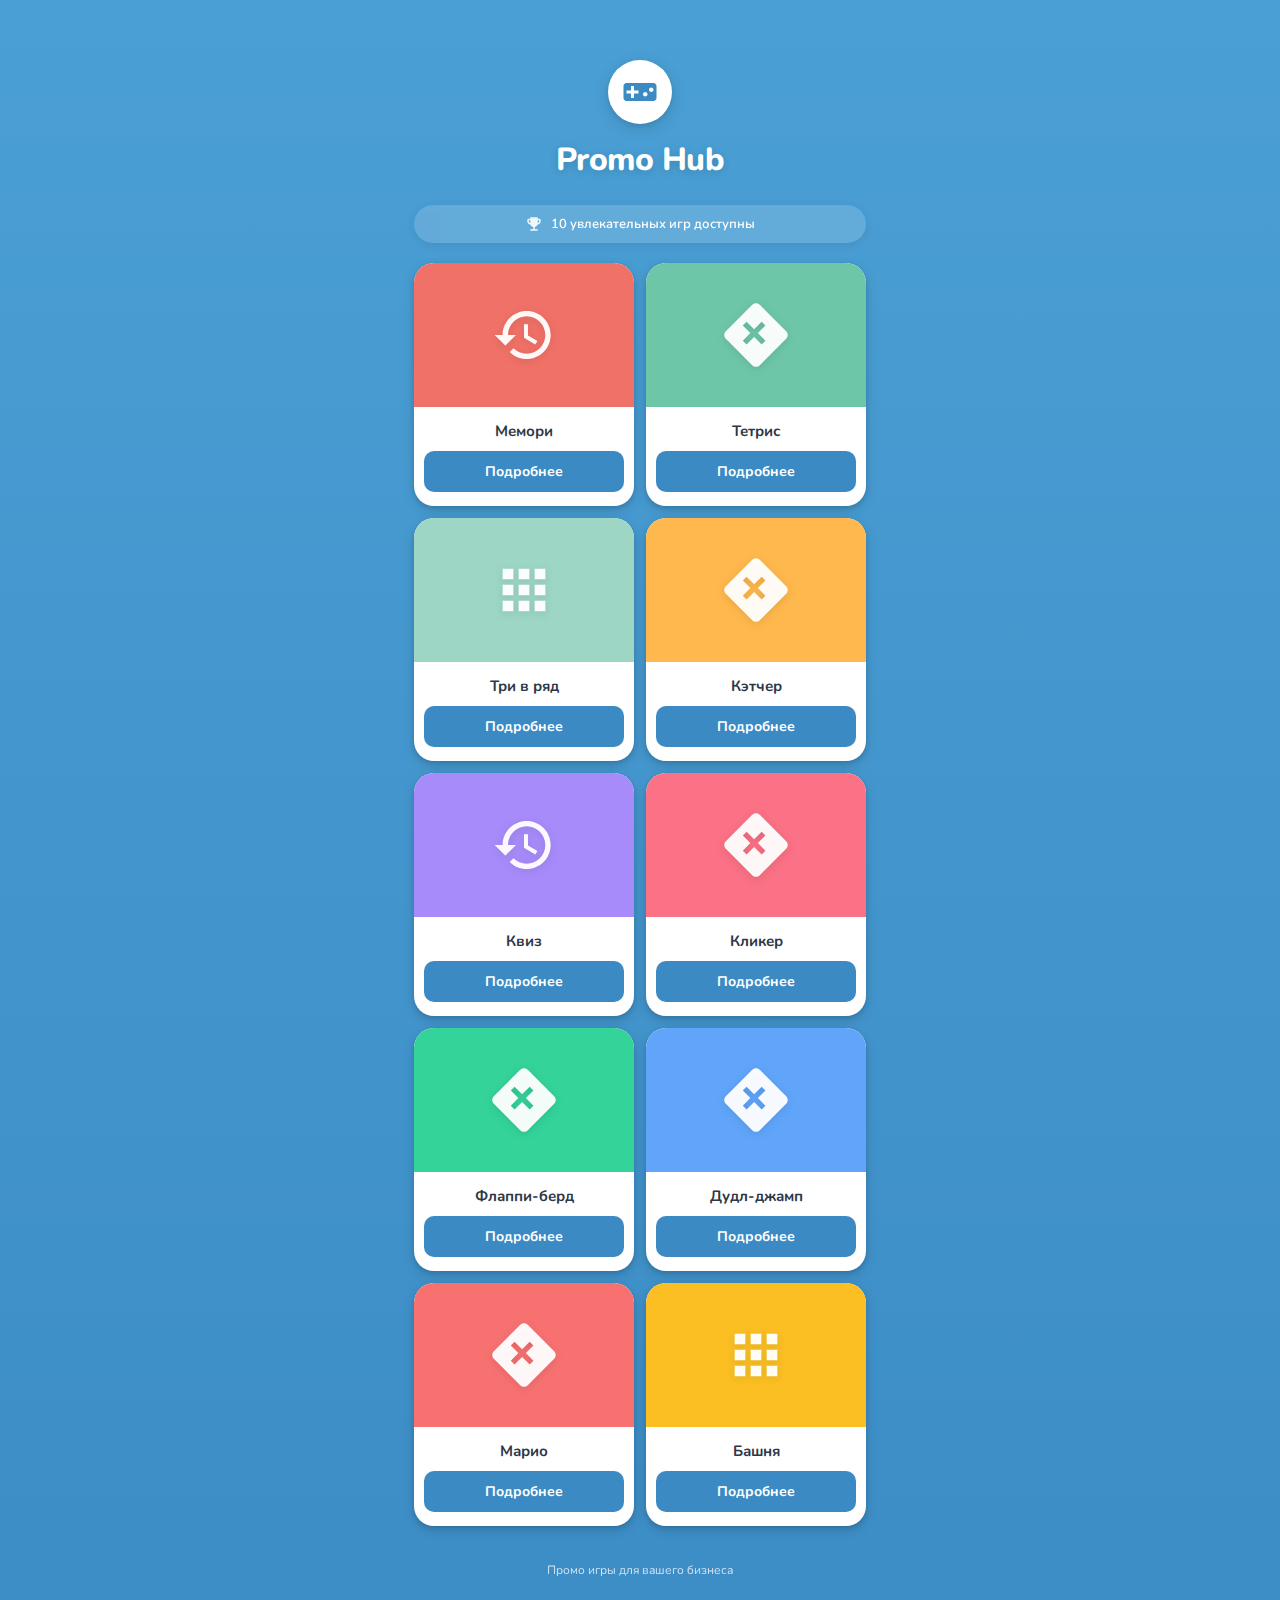
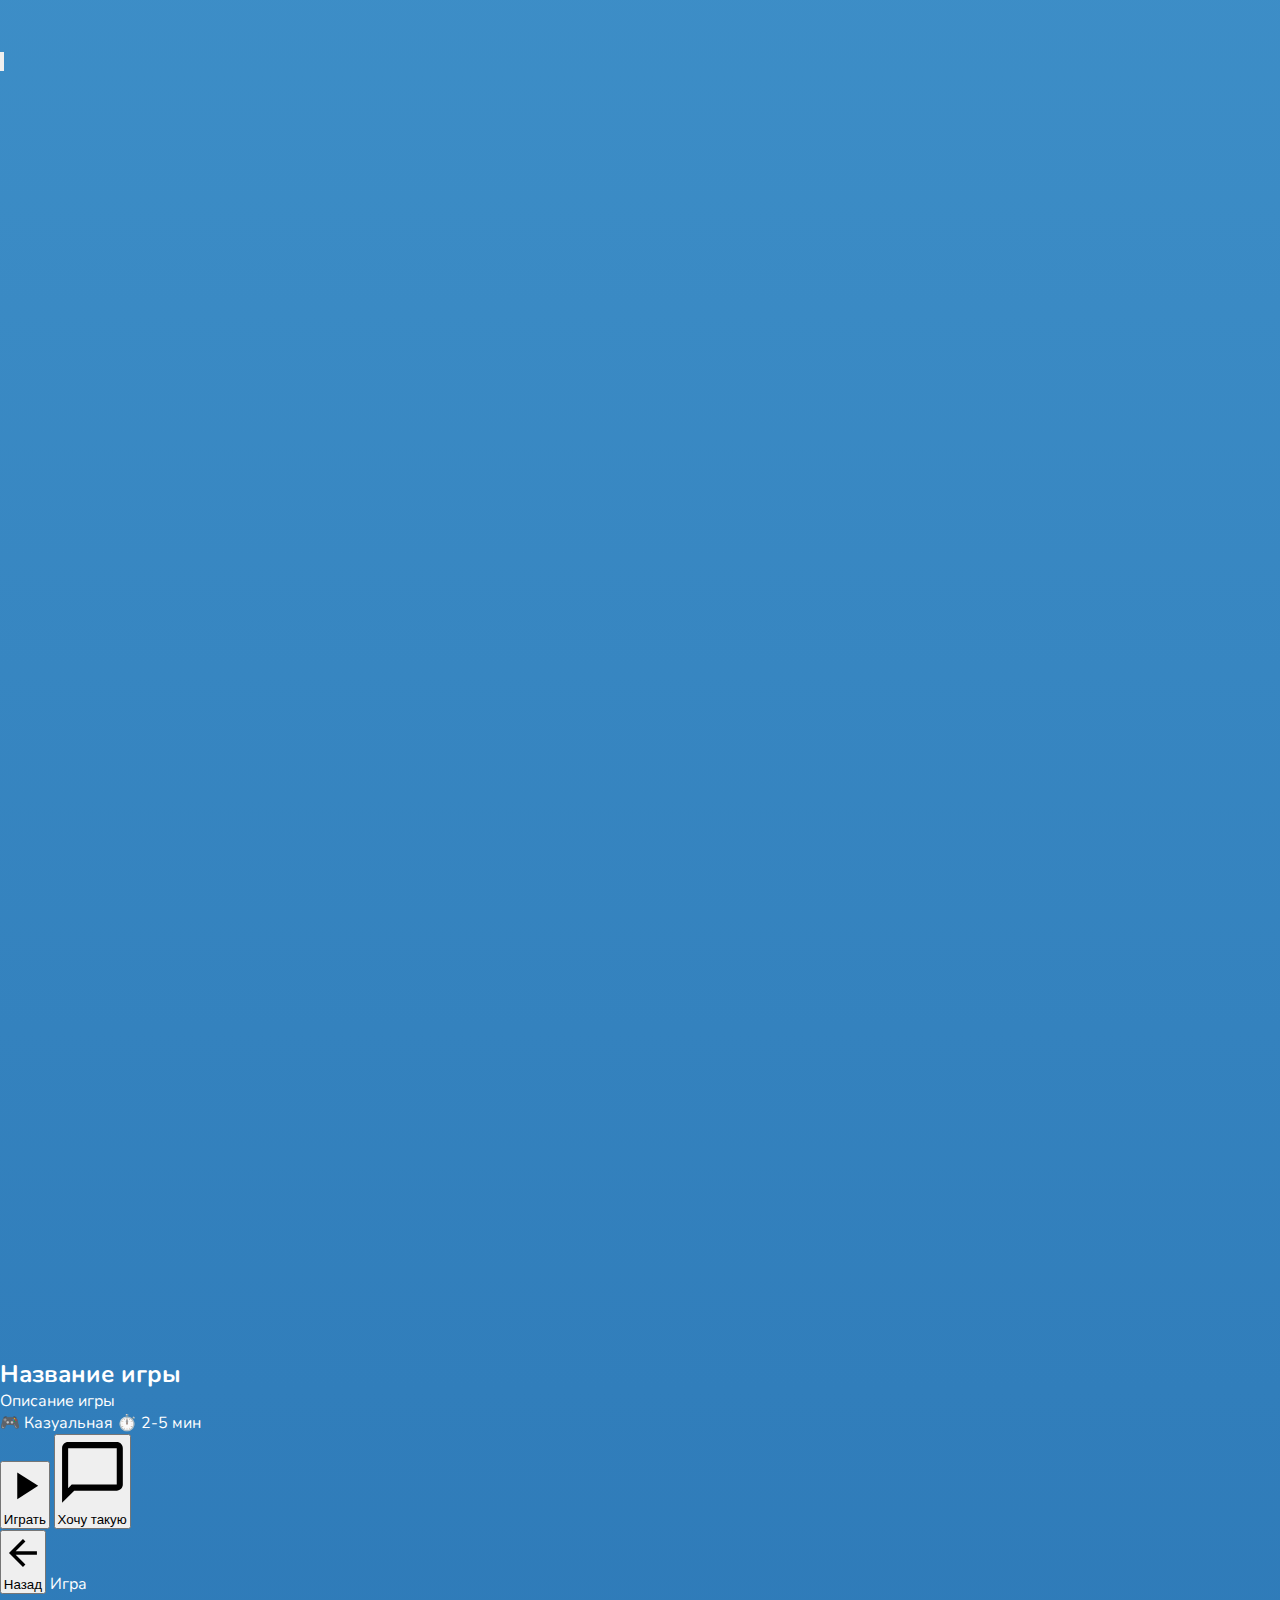
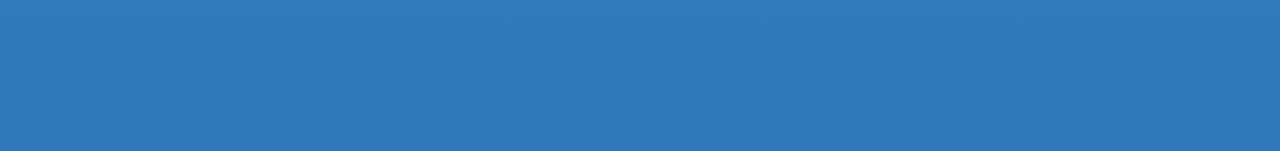
<file: index.html>
<!DOCTYPE html>
<html lang="ru">
<head>
    <meta charset="UTF-8">
    <meta name="viewport" content="width=device-width, initial-scale=1.0">
    <title>Promo Hub — Промо игры</title>
    <link rel="preconnect" href="https://fonts.googleapis.com">
    <link rel="preconnect" href="https://fonts.gstatic.com" crossorigin>
    <link href="https://fonts.googleapis.com/css2?family=Nunito:wght@600;700;800&display=swap" rel="stylesheet">
    <link rel="stylesheet" href="styles.css">
    <script src="https://telegram.org/js/telegram-web-app.js"></script>
    <script src="config.js"></script>
</head>
<body>
    <div class="container">
        <!-- Header -->
        <header class="header">
            <div class="logo">
                <svg viewBox="0 0 24 24" fill="currentColor">
                    <path d="M21 6H3c-1.1 0-2 .9-2 2v8c0 1.1.9 2 2 2h18c1.1 0 2-.9 2-2V8c0-1.1-.9-2-2-2zm-10 7H8v3H6v-3H3v-2h3V8h2v3h3v2zm4.5 2c-.83 0-1.5-.67-1.5-1.5s.67-1.5 1.5-1.5 1.5.67 1.5 1.5-.67 1.5-1.5 1.5zm4-3c-.83 0-1.5-.67-1.5-1.5S18.67 9 19.5 9s1.5.67 1.5 1.5-.67 1.5-1.5 1.5z"/>
                </svg>
            </div>
            <h1 class="title">Promo Hub</h1>
        </header>

        <!-- Subtitle -->
        <div class="subtitle">
            <svg viewBox="0 0 24 24" fill="currentColor" class="trophy-icon">
                <path d="M19 5h-2V3H7v2H5c-1.1 0-2 .9-2 2v1c0 2.55 1.92 4.63 4.39 4.94.63 1.5 1.98 2.63 3.61 2.96V19H7v2h10v-2h-4v-3.1c1.63-.33 2.98-1.46 3.61-2.96C19.08 12.63 21 10.55 21 8V7c0-1.1-.9-2-2-2zM5 8V7h2v3.82C5.84 10.4 5 9.3 5 8zm14 0c0 1.3-.84 2.4-2 2.82V7h2v1z"/>
            </svg>
            <span>3 увлекательные игры доступны</span>
        </div>

        <!-- Games Grid (генерируется автоматически из config.js) -->
        <div class="games-grid"></div>

        <!-- Footer -->
        <footer class="footer">
            <p>Промо игры для вашего бизнеса</p>
        </footer>
    </div>

    <!-- Modal Overlay -->
    <div class="modal-overlay" id="gameModal">
        <div class="modal-content">
            <button class="modal-close" onclick="closeModal()">
                <svg viewBox="0 0 24 24" fill="currentColor">
                    <path d="M19 6.41L17.59 5 12 10.59 6.41 5 5 6.41 10.59 12 5 17.59 6.41 19 12 13.41 17.59 19 19 17.59 13.41 12z"/>
                </svg>
            </button>
            
            <div class="modal-icon-wrapper" id="modalIconWrapper">
                <svg class="modal-icon" id="modalIcon" viewBox="0 0 24 24" fill="currentColor"></svg>
            </div>
            
            <h2 class="modal-title" id="modalTitle">Название игры</h2>
            <p class="modal-description" id="modalDescription">Описание игры</p>
            
            <div class="modal-tags" id="modalTags">
                <span class="modal-tag">🎮 Казуальная</span>
                <span class="modal-tag">⏱️ 2-5 мин</span>
            </div>
            
            <div class="modal-buttons">
                <button class="modal-btn modal-btn-primary" id="modalPlayBtn" onclick="playGame()">
                    <svg viewBox="0 0 24 24" fill="currentColor">
                        <path d="M8 5v14l11-7z"/>
                    </svg>
                    Играть
                </button>
                <button class="modal-btn modal-btn-secondary" id="modalRequestBtn" onclick="requestGame()">
                    <svg viewBox="0 0 24 24" fill="currentColor">
                        <path d="M20 2H4c-1.1 0-2 .9-2 2v18l4-4h14c1.1 0 2-.9 2-2V4c0-1.1-.9-2-2-2zm0 14H5.17L4 17.17V4h16v12z"/>
                    </svg>
                    Хочу такую
                </button>
            </div>
        </div>
    </div>

    <!-- Game Viewer (iframe для игр) -->
    <div class="game-viewer" id="gameViewer">
        <div class="game-viewer-header">
            <button class="game-viewer-back" onclick="closeGameViewer()">
                <svg viewBox="0 0 24 24" fill="currentColor">
                    <path d="M20 11H7.83l5.59-5.59L12 4l-8 8 8 8 1.41-1.41L7.83 13H20v-2z"/>
                </svg>
                Назад
            </button>
            <span class="game-viewer-title" id="gameViewerTitle">Игра</span>
        </div>
        <div class="game-frame-container">
            <iframe id="gameFrame" frameborder="0" allowfullscreen></iframe>
        </div>
    </div>

    <script src="script.js"></script>
</body>
</html>
</file>
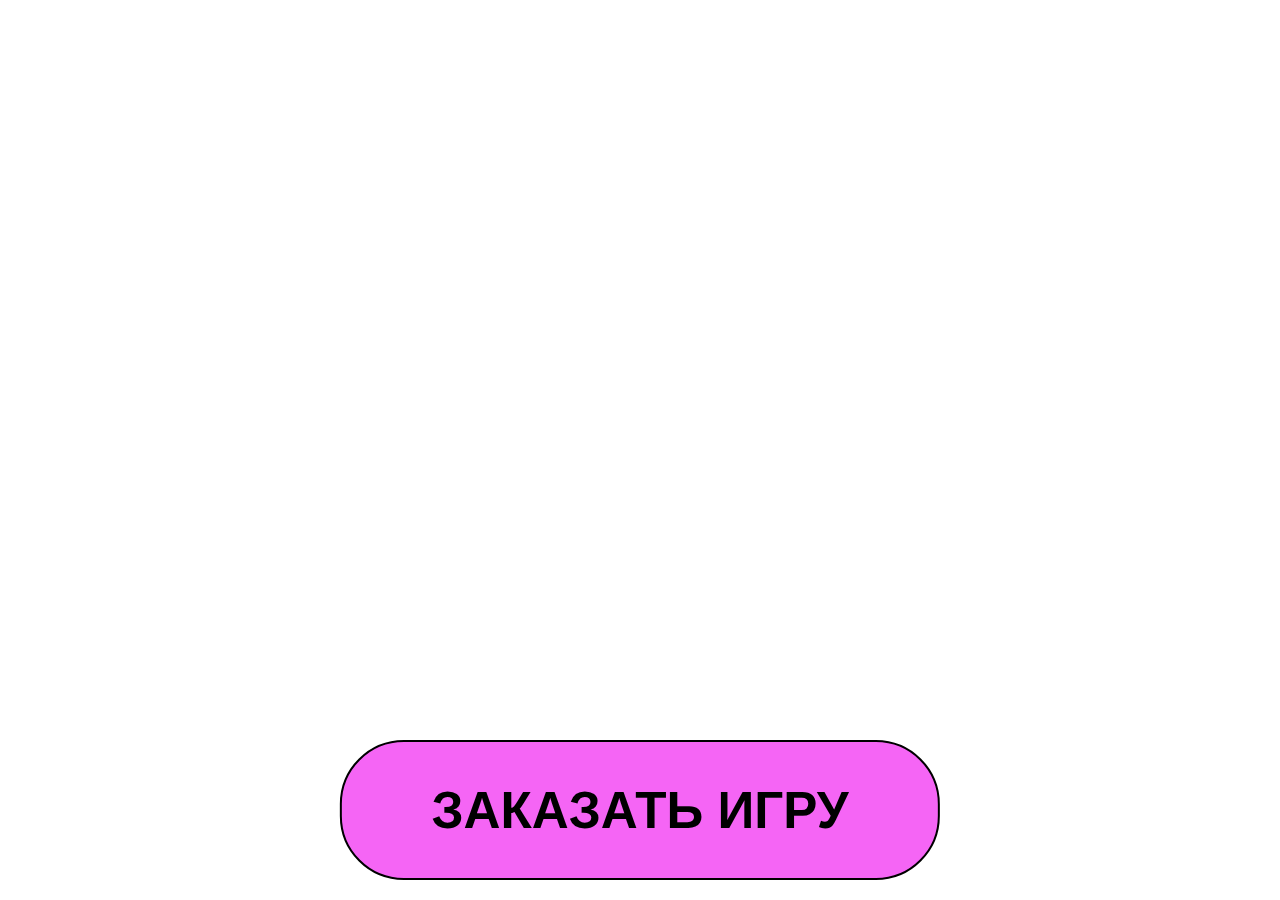
<file: src/index.html>
<!DOCTYPE html>
<html lang="en">
<head>
    <meta charset="utf-8">
    <meta name="viewport"
          content="width=device-width, initial-scale=1.0, minimum-scale=1.0, maximum-scale=1.0, user-scalable=no"/>
    <meta name="format-detection" content="telephone=no"/>
    <meta http-equiv="X-UA-Compatible" content="IE=edge"/>
    <meta name="MobileOptimized" content="176"/>
    <meta name="HandheldFriendly" content="True"/>
    <meta name="robots" content="noindex,nofollow"/>
    <title></title>
    <script src="https://telegram.org/js/telegram-web-app.js?1"></script>
    <script>
        function setThemeClass() {
            document.documentElement.className = Telegram.WebApp.colorScheme;
        }

        Telegram.WebApp.expand();
        Telegram.WebApp.onEvent('themeChanged', setThemeClass);
        setThemeClass();
    </script>
    <style>
        .game-table {
            margin-top: 10vw;
            width: 100%;
            border-collapse: collapse;
        }

        .game-table td {
            padding: 1vw;
            vertical-align: middle;
        }

        .game-table img {
            max-width: 20vw;
            min-width: 100%;
            vertical-align: middle;
            height: auto;
        }

        #game-name {
            color: #000000;
            font-family: Arial, sans-serif;
            font-size: 4vw;
            font-weight: bold;
        }

        #game-desc {
            color: #b6b6b6;
            font-family: Arial, sans-serif;
            font-size: 3vw;
        }

        #play-button {
            margin-top: 2vw;
            padding: 1vw 3vw;
            background-color: #d6d6d6;
            color: #2a6eff;
            border-radius: 3vw;
            text-decoration: none;
            font-family: Arial, sans-serif;
            font-size: 3.5vw;
            text-transform: uppercase;
            font-weight: bold;
            display: inline-block;
            cursor: pointer;
            vertical-align: middle;
        }

        #soon-button {
            pointer-events: none;
            margin-top: 2vw;
            padding: 1vw 3vw;
            background-color: #bebebe;
            color: #2a6eff;
            border-radius: 3vw;
            text-decoration: none;
            font-family: Arial, sans-serif;
            font-size: 3.5vw;
            text-transform: uppercase;
            font-weight: bold;
            display: inline-block;
            cursor: pointer;
            vertical-align: middle;
        }

        #order-button {
            margin-top: 2vw;
            padding: 3vw 7vw;
            background-color: #f565f5;
            color: #000000;
            border: 2px solid #000;
            border-radius: 5vw;
            text-decoration: none;
            font-family: Arial, sans-serif;
            font-size: 4vw;
            text-transform: uppercase;
            font-weight: bold;
            position: fixed;
            bottom: 20px;
            left: 50%;
            transform: translateX(-50%);
            display: inline-block;
            cursor: pointer;
            z-index: 9999;
        }
    </style>
</head>
<body>
    <section id="top_sect" class="second">
        <table class="game-table" id="game-table">
        </table>
    </section>
    <a href="#order" id="order-button">Заказать игру</a>

    <script>
        function createGameHTML(gameName, gameDesc, playLink, imagePath, buttonType, gameStatus) {
            return `
                <tr>
                    <td><img src="${imagePath}"></td>
                    <td>
                        <b><a id="game-name">${gameName}</a></b><br>
                        <a id="game-desc">${gameDesc}</a>
                    </td>
                    <td><a id="${buttonType}" href="${playLink}">${gameStatus}</a></td>
                </tr>
            `;
        }

        function loadGames() {
            const gamesTable = document.getElementById('game-table');
            
            fetch('http://127.0.0.1:5500/src/games.json')
                .then(response => response.json())
                .then(data => {
                    data.forEach(game => {
                        const gameHTML = createGameHTML(game.name, game.desc, game.playLink, game.imagePath, game.buttonType, game.gameStatus);
                        gamesTable.innerHTML += gameHTML;
                    });
                })
                .catch(error => console.error('Error loading games:', error));
        }

        window.onload = loadGames;
    </script>
</body>
</html>
</file>
<file: styles.css>
* {
    margin: 0;
    padding: 0;
    box-sizing: border-box;
}

:root {
    --bg-gradient-start: #4A9FD4;
    --bg-gradient-end: #2E7AB8;
    --card-bg: #ffffff;
    --text-white: #ffffff;
    --text-dark: #2D3748;
    --btn-color: #3B8AC4;
    --shadow-soft: 0 8px 32px rgba(0, 0, 0, 0.12);
    --shadow-card: 0 4px 20px rgba(0, 0, 0, 0.08);
}

body {
    font-family: 'Nunito', -apple-system, BlinkMacSystemFont, sans-serif;
    min-height: 100vh;
    background: linear-gradient(180deg, var(--bg-gradient-start) 0%, var(--bg-gradient-end) 100%);
    color: var(--text-white);
    overflow-x: hidden;
}

.container {
    max-width: 420px;
    margin: 0 auto;
    padding: 32px 18px;
    min-height: 100vh;
    display: flex;
    flex-direction: column;
}

/* Header */
.header {
    text-align: center;
    margin-bottom: 24px;
    animation: fadeInDown 0.6s ease-out;
}

.logo {
    width: 64px;
    height: 64px;
    background: var(--card-bg);
    border-radius: 50%;
    display: flex;
    align-items: center;
    justify-content: center;
    margin: 0 auto 14px;
    box-shadow: 0 4px 16px rgba(0, 0, 0, 0.12), 0 2px 4px rgba(0, 0, 0, 0.08);
}

.logo svg {
    width: 36px;
    height: 36px;
    color: var(--btn-color);
}

.title {
    font-size: 26px;
    font-weight: 800;
    letter-spacing: -0.5px;
    text-shadow: 0 2px 8px rgba(0, 0, 0, 0.15);
}

/* Subtitle */
.subtitle {
    display: flex;
    align-items: center;
    justify-content: center;
    gap: 8px;
    background: rgba(255, 255, 255, 0.15);
    backdrop-filter: blur(10px);
    border-radius: 30px;
    padding: 10px 20px;
    margin-bottom: 20px;
    font-size: 13px;
    font-weight: 600;
    box-shadow: 0 2px 8px rgba(0, 0, 0, 0.08);
    animation: fadeInUp 0.6s ease-out 0.2s both;
}

.trophy-icon {
    width: 18px;
    height: 18px;
    opacity: 0.9;
}

/* Games Grid */
.games-grid {
    display: grid;
    grid-template-columns: repeat(2, 1fr);
    gap: 12px;
    flex: 1;
    width: 100%;
}

/* Game Card */
.game-card {
    background: var(--card-bg);
    border-radius: 20px;
    overflow: hidden;
    box-shadow: 0 4px 12px rgba(0, 0, 0, 0.15), 0 2px 4px rgba(0, 0, 0, 0.1);
    animation: fadeInUp 0.6s ease-out calc(var(--card-delay)) both;
    transition: transform 0.3s ease, box-shadow 0.3s ease;
}

.game-card:hover {
    transform: translateY(-4px);
    box-shadow: 0 8px 24px rgba(0, 0, 0, 0.2), 0 4px 8px rgba(0, 0, 0, 0.15);
}


.game-icon-wrapper {
    background: var(--card-color);
    padding: 28px 20px;
    display: flex;
    align-items: center;
    justify-content: center;
}

.game-icon {
    width: 48px;
    height: 48px;
    color: rgba(255, 255, 255, 0.95);
    filter: drop-shadow(0 2px 4px rgba(0, 0, 0, 0.1));
}

.game-title {
    color: var(--text-dark);
    font-size: 15px;
    font-weight: 700;
    text-align: center;
    padding: 14px 12px 10px;
}

.play-btn {
    display: block;
    width: calc(100% - 20px);
    margin: 0 10px 14px;
    padding: 11px 18px;
    background: var(--btn-color);
    color: white;
    border: none;
    border-radius: 10px;
    font-family: inherit;
    font-size: 14px;
    font-weight: 700;
    cursor: pointer;
    transition: all 0.2s ease;
}

.play-btn:hover {
    background: #2E7AB8;
    transform: scale(1.02);
}

.play-btn:active {
    transform: scale(0.98);
}

/* Footer */
.footer {
    text-align: center;
    margin-top: 24px;
    padding: 12px;
    font-size: 12px;
    opacity: 0.75;
    animation: fadeIn 0.6s ease-out 0.5s both;
}

/* Animations */
@keyframes fadeInDown {
    from {
        opacity: 0;
        transform: translateY(-20px);
    }
    to {
        opacity: 1;
        transform: translateY(0);
    }
}

@keyframes fadeInUp {
    from {
        opacity: 0;
        transform: translateY(20px);
    }
    to {
        opacity: 1;
        transform: translateY(0);
    }
}

@keyframes fadeIn {
    from {
        opacity: 0;
    }
    to {
        opacity: 0.8;
    }
}

/* Responsive */
@media (max-width: 380px) {
    .games-grid {
        grid-template-columns: repeat(2, 1fr);
        gap: 10px;
    }
    
    .container {
        padding: 30px 14px;
    }
    
    .game-icon-wrapper {
        padding: 24px 18px;
    }
    
    .game-icon {
        width: 42px;
        height: 42px;
    }
}

@media (max-width: 360px) {
    .container {
        padding: 28px 12px;
    }
    
    .games-grid {
        gap: 8px;
    }
    
    .game-title {
        font-size: 14px;
        padding: 12px 10px 8px;
    }
    
    .play-btn {
        font-size: 13px;
        padding: 10px 16px;
    }
}

@media (min-width: 600px) {
    .container {
        max-width: 500px;
        padding: 60px 24px;
    }
    
    .title {
        font-size: 32px;
    }
    
    .game-icon-wrapper {
        padding: 40px 28px;
    }
    
    .game-icon {
        width: 64px;
        height: 64px;
    }
}
</file>
